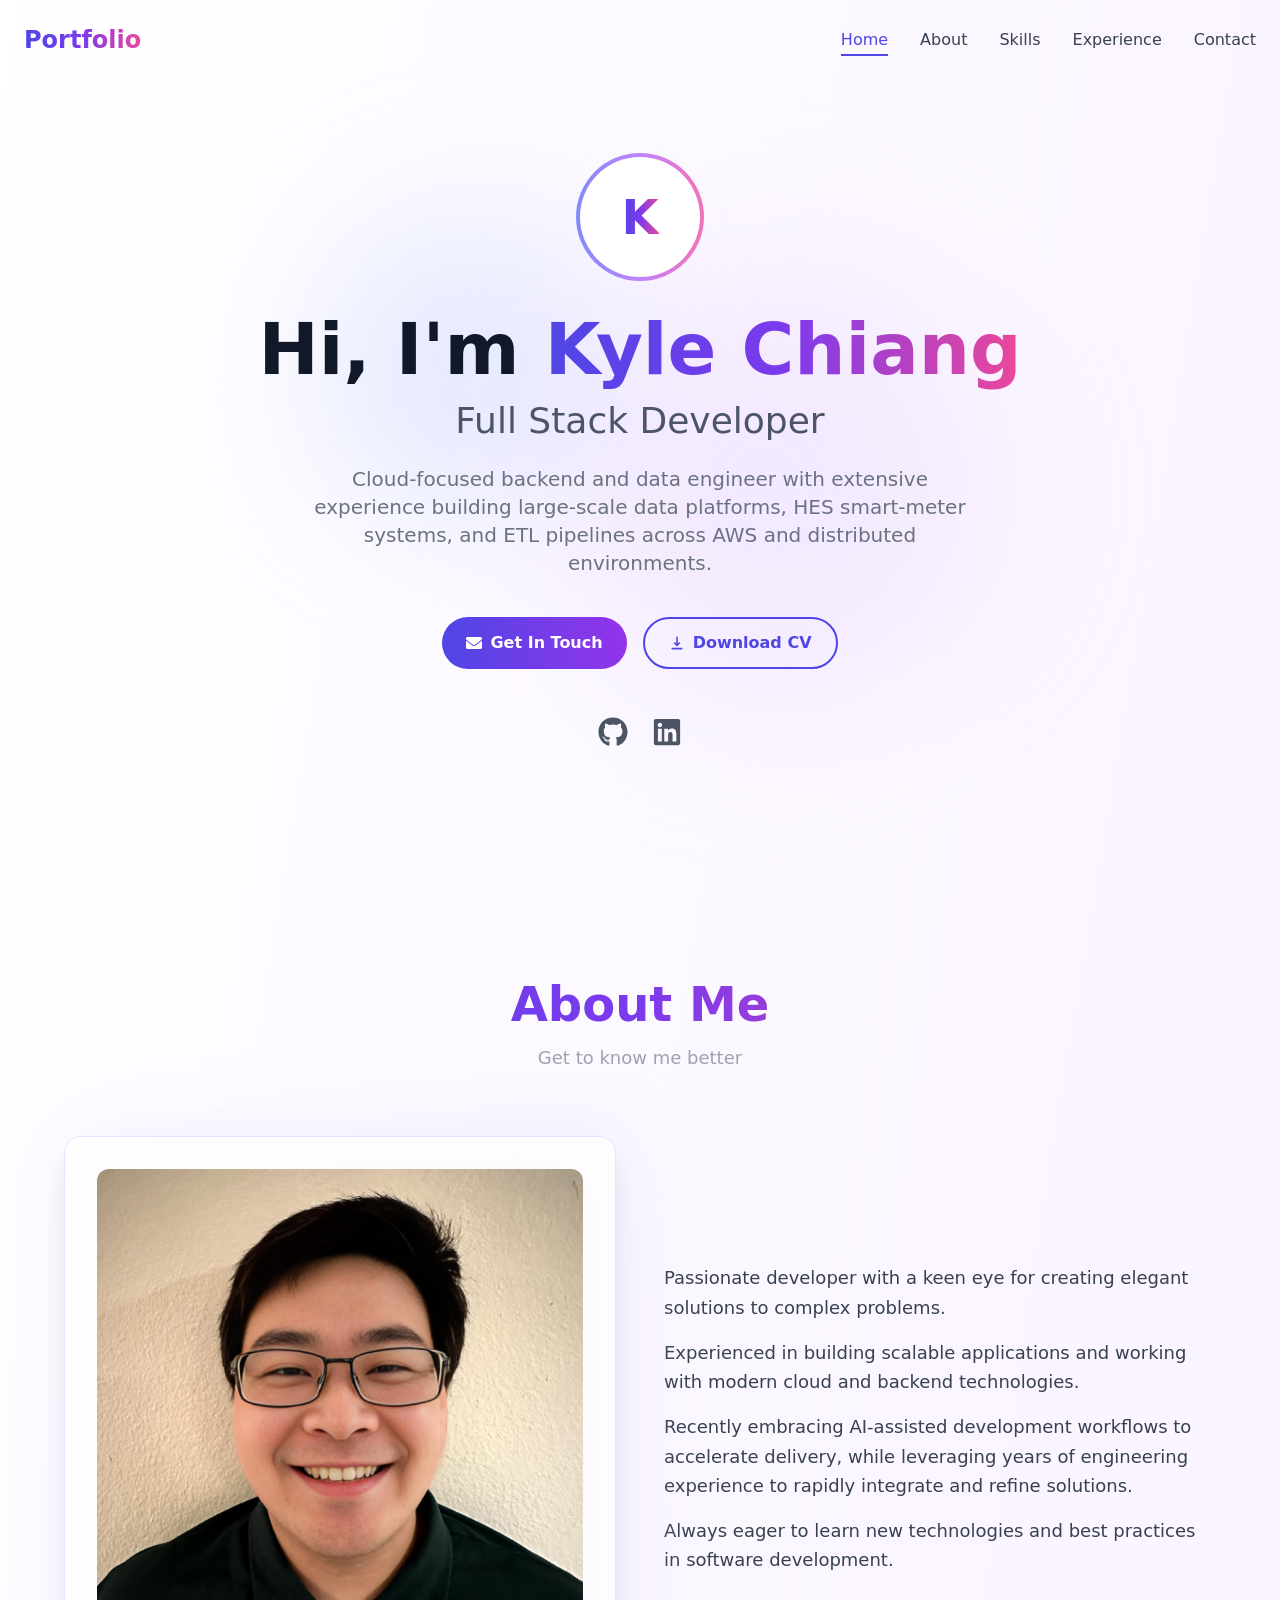
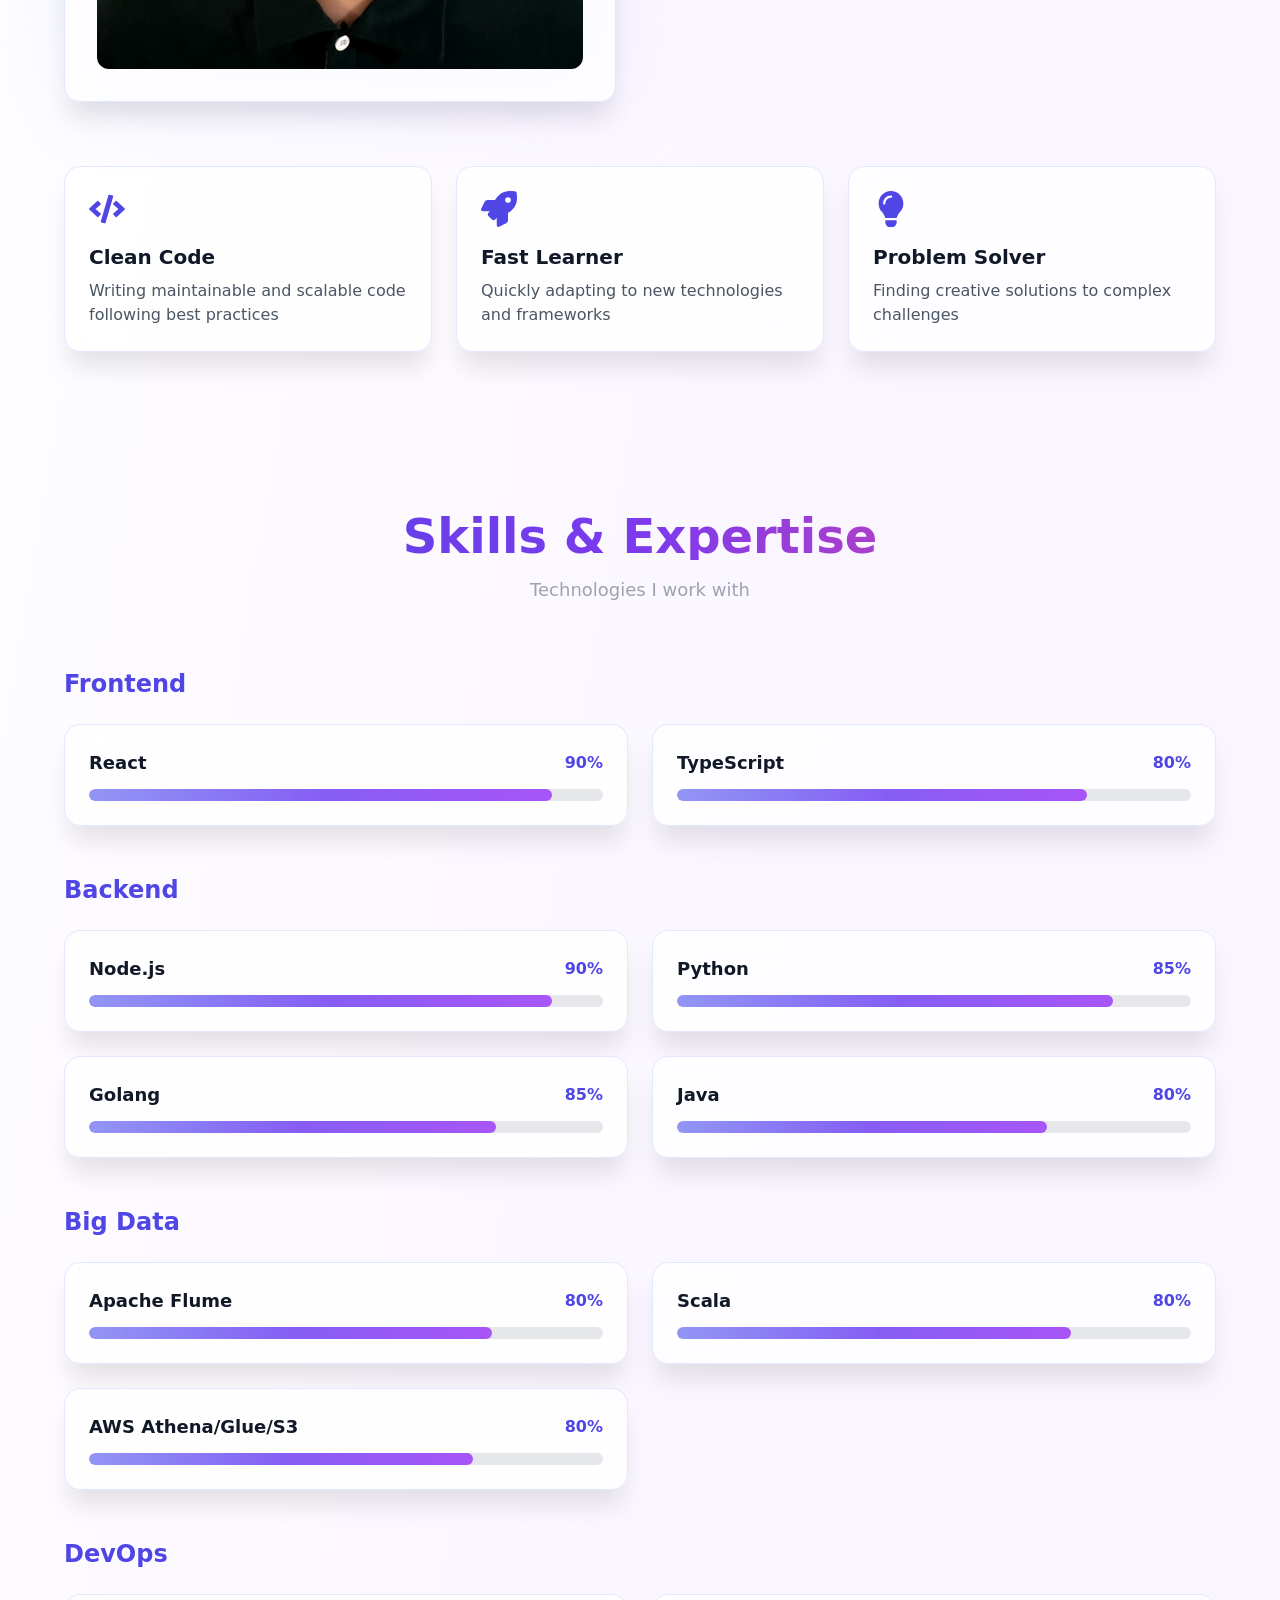
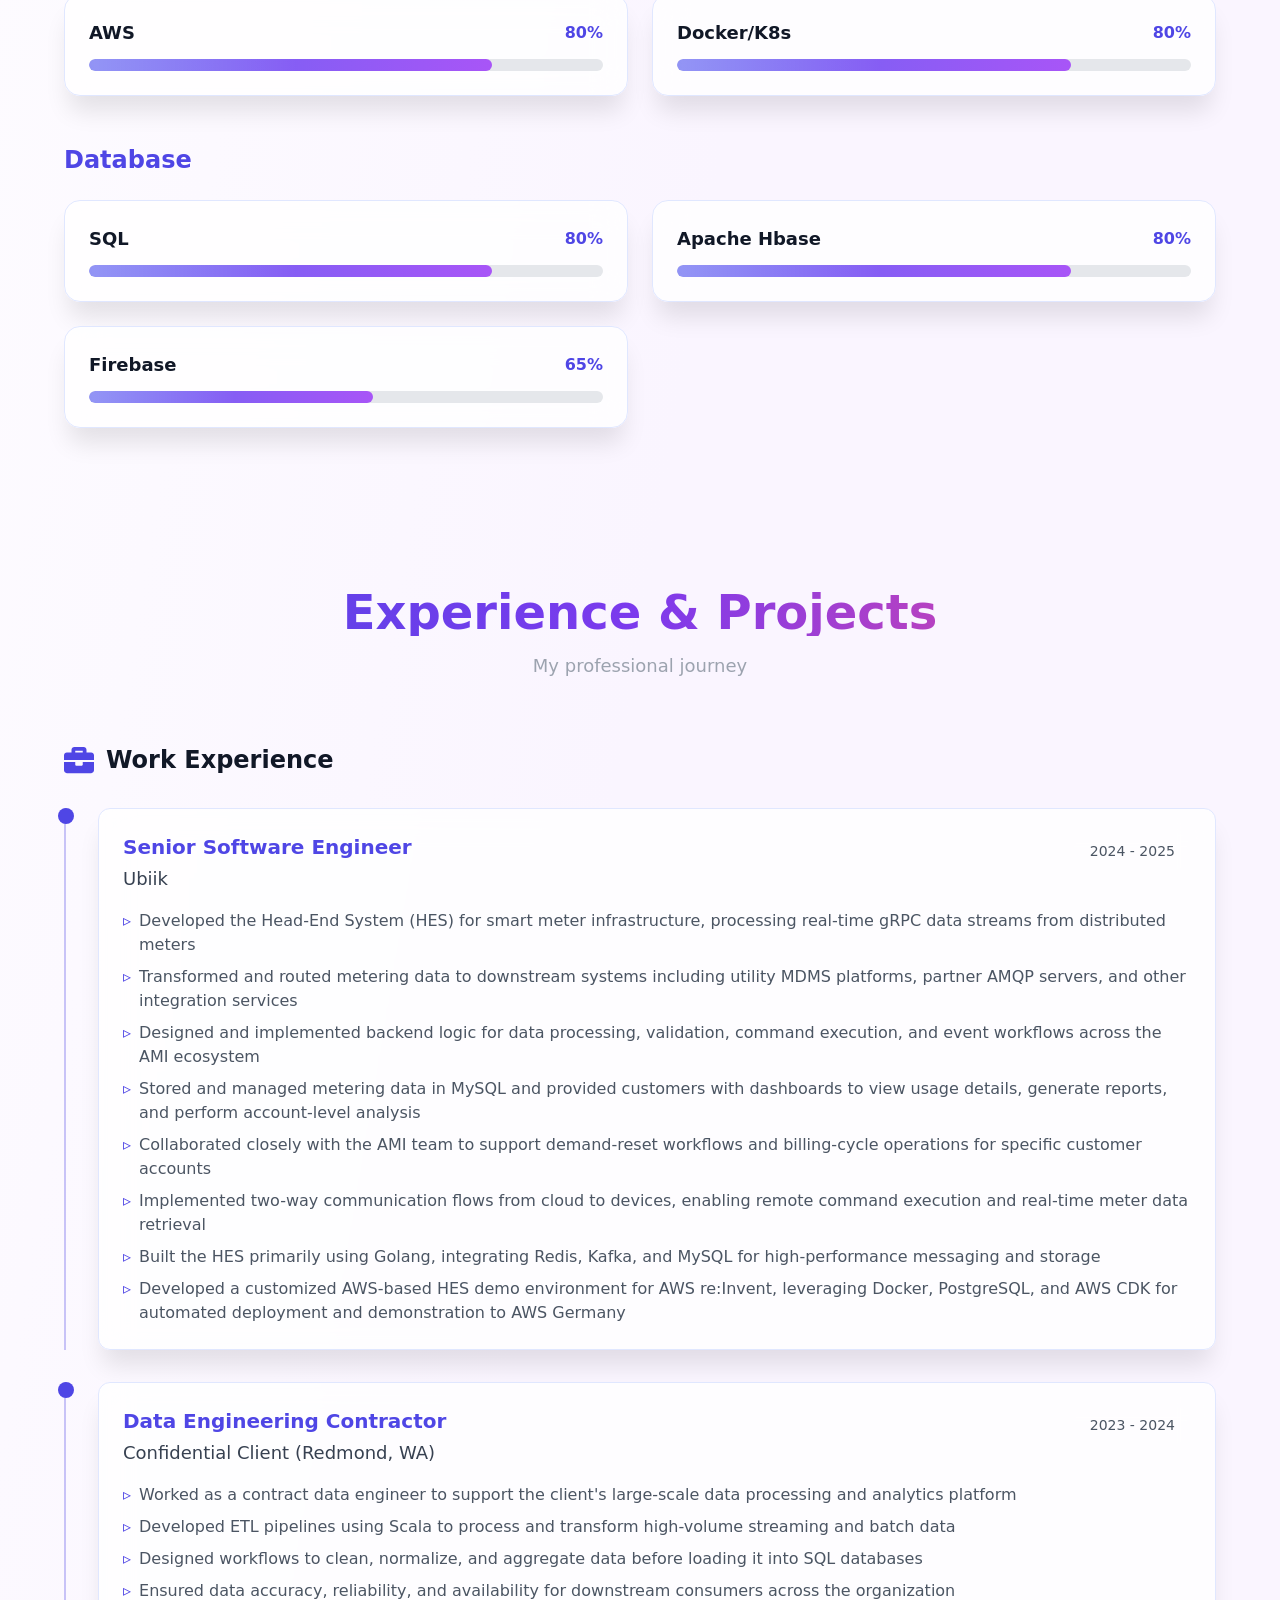
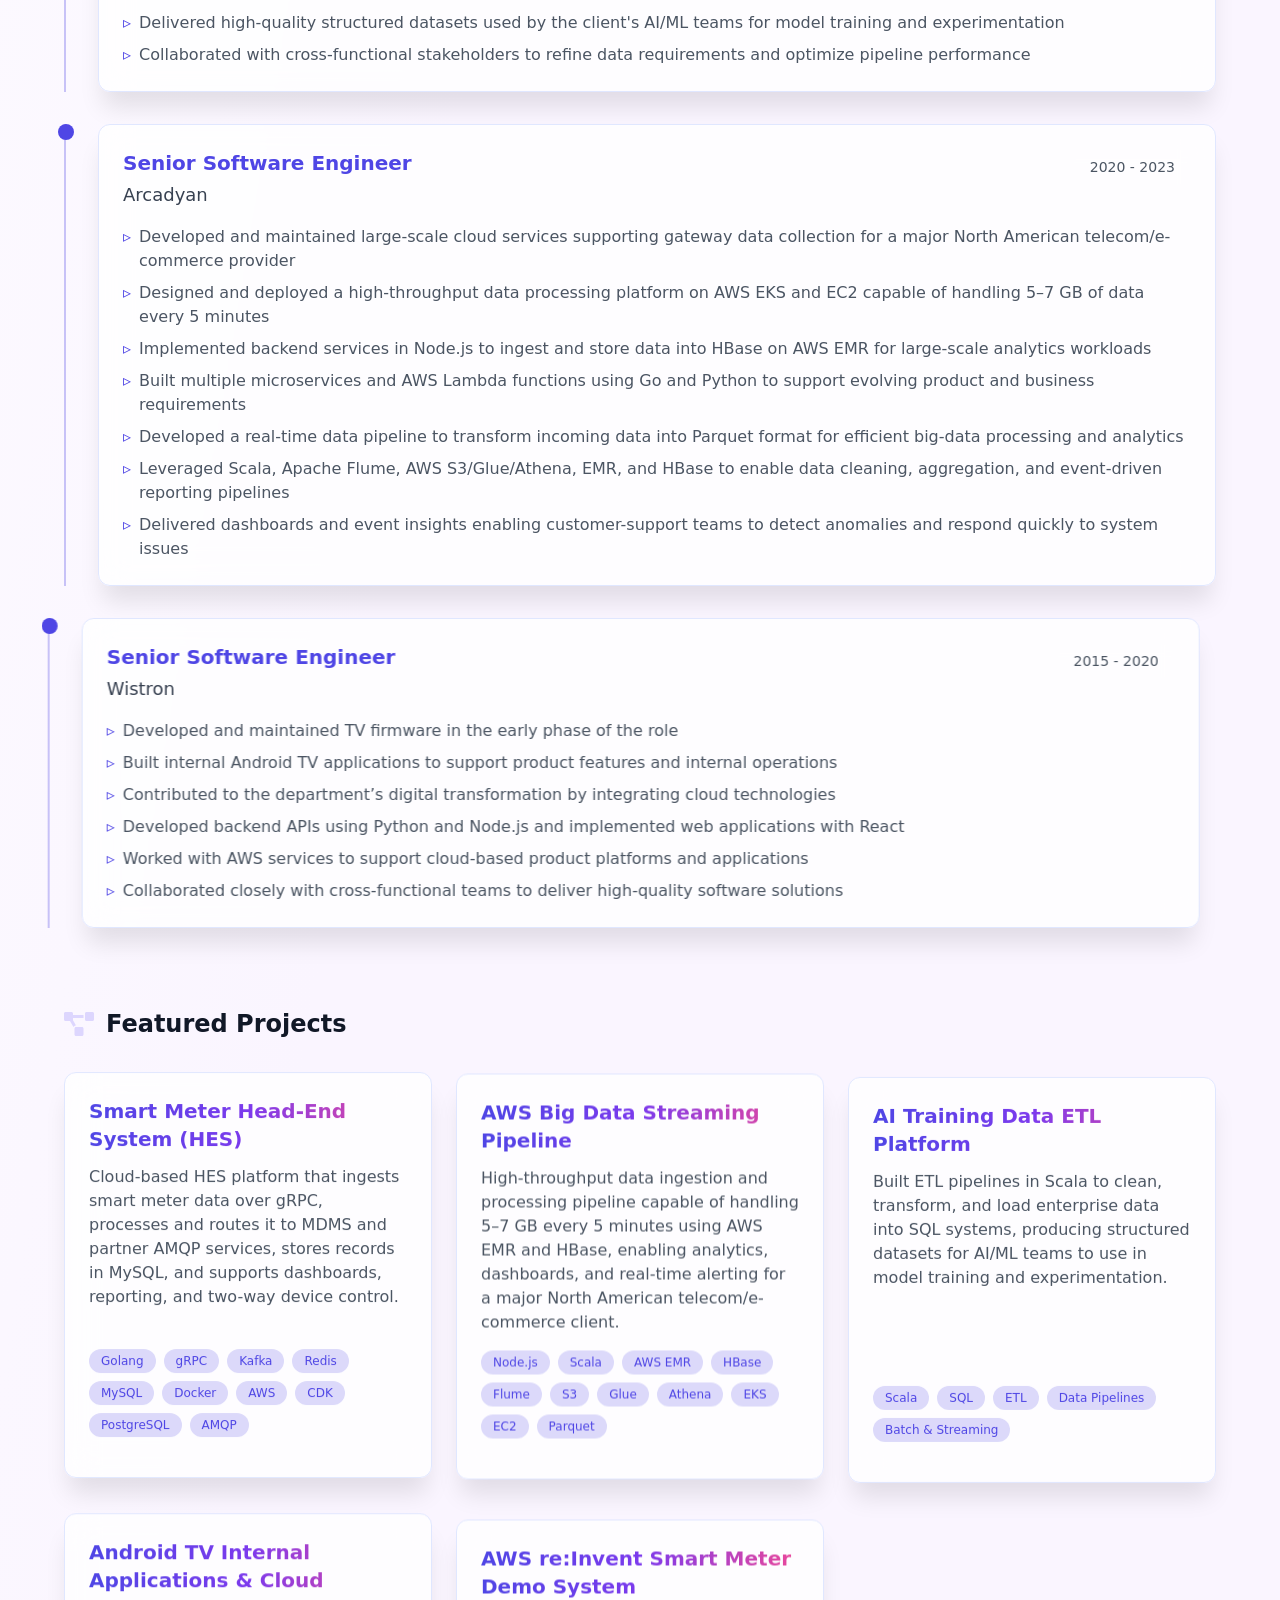
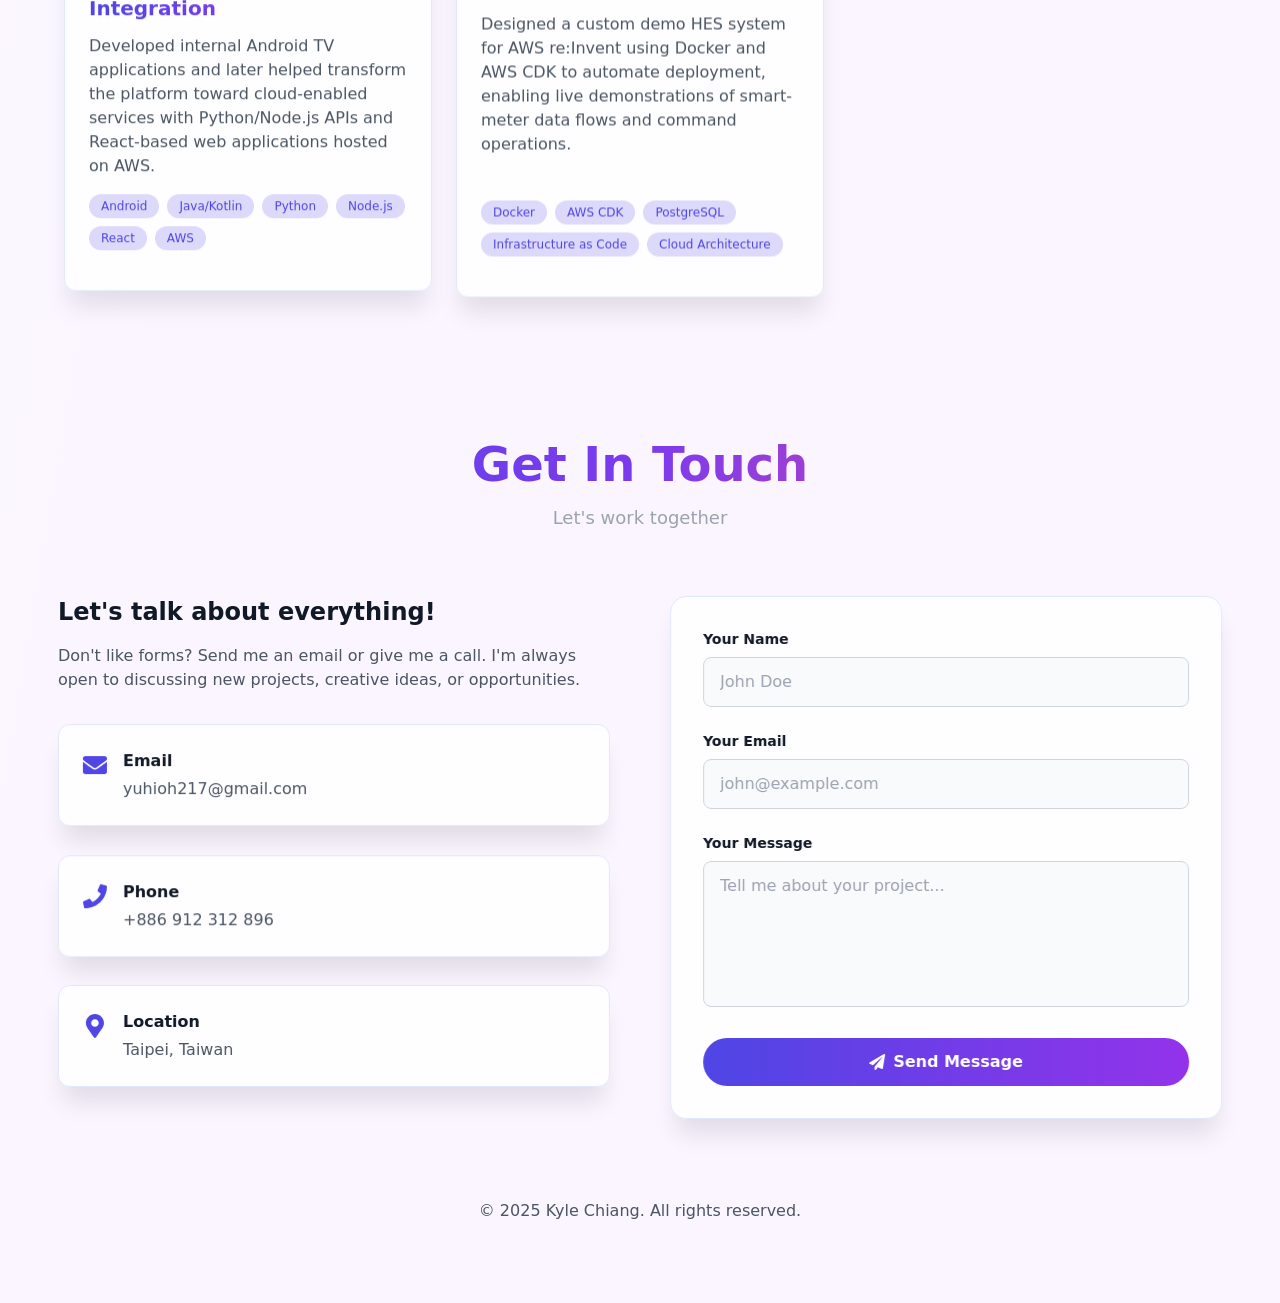
<file: index.html>
<!doctype html>
<html lang="en">

<head>
  <meta charset="UTF-8" />
  <link rel="icon" type="image/svg+xml" href="/vite.svg" />
  <meta name="viewport" content="width=device-width, initial-scale=1.0" />
  <title>Resume - Kyle Chiang</title>
  <script type="module" crossorigin src="/assets/index-BE--THv1.js"></script>
  <link rel="stylesheet" crossorigin href="/assets/index-CIUSzlJ5.css">
</head>

<body>
  <div id="root"></div>
</body>

</html>
</file>
<file: assets/index-CIUSzlJ5.css>
:root{--color-primary: #4f46e5;--color-primary-light: #818cf8;--color-primary-lighter: #e0e7ff;--color-secondary: #7c3aed;--color-secondary-light: #a78bfa;--color-accent: #ec4899;--color-accent-light: #f9a8d4;--color-gray-50: #f9fafb;--color-gray-100: #f3f4f6;--color-gray-200: #e5e7eb;--color-gray-300: #d1d5db;--color-gray-400: #9ca3af;--color-gray-500: #6b7280;--color-gray-600: #4b5563;--color-gray-700: #374151;--color-gray-800: #1f2937;--color-gray-900: #111827;--bg-primary: #ffffff;--bg-secondary: #faf5ff;--bg-tertiary: #faf5ff;--glass-bg: rgba(255, 255, 255, .8);--glass-border: #e0e7ff;--shadow-sm: 0 1px 2px 0 rgba(0, 0, 0, .05);--shadow-md: 0 4px 6px -1px rgba(0, 0, 0, .1);--shadow-lg: 0 10px 15px -3px rgba(0, 0, 0, .1);--shadow-xl: 0 20px 25px -5px rgba(0, 0, 0, .1);--shadow-2xl: 0 25px 50px -12px rgba(0, 0, 0, .25);--spacing-xs: .25rem;--spacing-sm: .5rem;--spacing-md: 1rem;--spacing-lg: 1.5rem;--spacing-xl: 2rem;--spacing-2xl: 3rem;--spacing-3xl: 4rem;--spacing-4xl: 5rem;--radius-sm: .25rem;--radius-md: .5rem;--radius-lg: .75rem;--radius-xl: 1rem;--radius-full: 9999px;--transition-fast: .15s;--transition-normal: .3s;--transition-slow: .5s;--text-xs: .75rem;--text-sm: .875rem;--text-base: 1rem;--text-lg: 1.125rem;--text-xl: 1.25rem;--text-2xl: 1.5rem;--text-3xl: 1.875rem;--text-4xl: 2.25rem;--text-5xl: 3rem;--z-base: 1;--z-dropdown: 10;--z-sticky: 20;--z-fixed: 30;--z-modal: 40;--z-popover: 50;--z-tooltip: 60}*,:before,:after{--tw-border-spacing-x: 0;--tw-border-spacing-y: 0;--tw-translate-x: 0;--tw-translate-y: 0;--tw-rotate: 0;--tw-skew-x: 0;--tw-skew-y: 0;--tw-scale-x: 1;--tw-scale-y: 1;--tw-pan-x: ;--tw-pan-y: ;--tw-pinch-zoom: ;--tw-scroll-snap-strictness: proximity;--tw-gradient-from-position: ;--tw-gradient-via-position: ;--tw-gradient-to-position: ;--tw-ordinal: ;--tw-slashed-zero: ;--tw-numeric-figure: ;--tw-numeric-spacing: ;--tw-numeric-fraction: ;--tw-ring-inset: ;--tw-ring-offset-width: 0px;--tw-ring-offset-color: #fff;--tw-ring-color: rgb(59 130 246 / .5);--tw-ring-offset-shadow: 0 0 #0000;--tw-ring-shadow: 0 0 #0000;--tw-shadow: 0 0 #0000;--tw-shadow-colored: 0 0 #0000;--tw-blur: ;--tw-brightness: ;--tw-contrast: ;--tw-grayscale: ;--tw-hue-rotate: ;--tw-invert: ;--tw-saturate: ;--tw-sepia: ;--tw-drop-shadow: ;--tw-backdrop-blur: ;--tw-backdrop-brightness: ;--tw-backdrop-contrast: ;--tw-backdrop-grayscale: ;--tw-backdrop-hue-rotate: ;--tw-backdrop-invert: ;--tw-backdrop-opacity: ;--tw-backdrop-saturate: ;--tw-backdrop-sepia: ;--tw-contain-size: ;--tw-contain-layout: ;--tw-contain-paint: ;--tw-contain-style: }::backdrop{--tw-border-spacing-x: 0;--tw-border-spacing-y: 0;--tw-translate-x: 0;--tw-translate-y: 0;--tw-rotate: 0;--tw-skew-x: 0;--tw-skew-y: 0;--tw-scale-x: 1;--tw-scale-y: 1;--tw-pan-x: ;--tw-pan-y: ;--tw-pinch-zoom: ;--tw-scroll-snap-strictness: proximity;--tw-gradient-from-position: ;--tw-gradient-via-position: ;--tw-gradient-to-position: ;--tw-ordinal: ;--tw-slashed-zero: ;--tw-numeric-figure: ;--tw-numeric-spacing: ;--tw-numeric-fraction: ;--tw-ring-inset: ;--tw-ring-offset-width: 0px;--tw-ring-offset-color: #fff;--tw-ring-color: rgb(59 130 246 / .5);--tw-ring-offset-shadow: 0 0 #0000;--tw-ring-shadow: 0 0 #0000;--tw-shadow: 0 0 #0000;--tw-shadow-colored: 0 0 #0000;--tw-blur: ;--tw-brightness: ;--tw-contrast: ;--tw-grayscale: ;--tw-hue-rotate: ;--tw-invert: ;--tw-saturate: ;--tw-sepia: ;--tw-drop-shadow: ;--tw-backdrop-blur: ;--tw-backdrop-brightness: ;--tw-backdrop-contrast: ;--tw-backdrop-grayscale: ;--tw-backdrop-hue-rotate: ;--tw-backdrop-invert: ;--tw-backdrop-opacity: ;--tw-backdrop-saturate: ;--tw-backdrop-sepia: ;--tw-contain-size: ;--tw-contain-layout: ;--tw-contain-paint: ;--tw-contain-style: }*,:before,:after{box-sizing:border-box;border-width:0;border-style:solid;border-color:#e5e7eb}:before,:after{--tw-content: ""}html,:host{line-height:1.5;-webkit-text-size-adjust:100%;-moz-tab-size:4;-o-tab-size:4;tab-size:4;font-family:ui-sans-serif,system-ui,sans-serif,"Apple Color Emoji","Segoe UI Emoji",Segoe UI Symbol,"Noto Color Emoji";font-feature-settings:normal;font-variation-settings:normal;-webkit-tap-highlight-color:transparent}body{margin:0;line-height:inherit}hr{height:0;color:inherit;border-top-width:1px}abbr:where([title]){-webkit-text-decoration:underline dotted;text-decoration:underline dotted}h1,h2,h3,h4,h5,h6{font-size:inherit;font-weight:inherit}a{color:inherit;text-decoration:inherit}b,strong{font-weight:bolder}code,kbd,samp,pre{font-family:ui-monospace,SFMono-Regular,Menlo,Monaco,Consolas,Liberation Mono,Courier New,monospace;font-feature-settings:normal;font-variation-settings:normal;font-size:1em}small{font-size:80%}sub,sup{font-size:75%;line-height:0;position:relative;vertical-align:baseline}sub{bottom:-.25em}sup{top:-.5em}table{text-indent:0;border-color:inherit;border-collapse:collapse}button,input,optgroup,select,textarea{font-family:inherit;font-feature-settings:inherit;font-variation-settings:inherit;font-size:100%;font-weight:inherit;line-height:inherit;letter-spacing:inherit;color:inherit;margin:0;padding:0}button,select{text-transform:none}button,input:where([type=button]),input:where([type=reset]),input:where([type=submit]){-webkit-appearance:button;background-color:transparent;background-image:none}:-moz-focusring{outline:auto}:-moz-ui-invalid{box-shadow:none}progress{vertical-align:baseline}::-webkit-inner-spin-button,::-webkit-outer-spin-button{height:auto}[type=search]{-webkit-appearance:textfield;outline-offset:-2px}::-webkit-search-decoration{-webkit-appearance:none}::-webkit-file-upload-button{-webkit-appearance:button;font:inherit}summary{display:list-item}blockquote,dl,dd,h1,h2,h3,h4,h5,h6,hr,figure,p,pre{margin:0}fieldset{margin:0;padding:0}legend{padding:0}ol,ul,menu{list-style:none;margin:0;padding:0}dialog{padding:0}textarea{resize:vertical}input::-moz-placeholder,textarea::-moz-placeholder{opacity:1;color:#9ca3af}input::placeholder,textarea::placeholder{opacity:1;color:#9ca3af}button,[role=button]{cursor:pointer}:disabled{cursor:default}img,svg,video,canvas,audio,iframe,embed,object{display:block;vertical-align:middle}img,video{max-width:100%;height:auto}[hidden]:where(:not([hidden=until-found])){display:none}*{box-sizing:border-box}body{margin:0;font-family:system-ui,-apple-system,sans-serif;-webkit-font-smoothing:antialiased;-moz-osx-font-smoothing:grayscale;background:linear-gradient(to bottom right,var(--bg-primary),var(--bg-secondary),var(--bg-tertiary));color:var(--color-gray-900);min-height:100vh}html{scroll-behavior:smooth}.fixed{position:fixed}.absolute{position:absolute}.relative{position:relative}.inset-0{top:0;right:0;bottom:0;left:0}.-bottom-1{bottom:-.25rem}.-left-2{left:-.5rem}.bottom-1\/4{bottom:25%}.left-0{left:0}.left-1\/4{left:25%}.right-0{right:0}.right-1\/4{right:25%}.top-0{top:0}.top-1\/4{top:25%}.z-10{z-index:10}.z-40{z-index:40}.z-50{z-index:50}.mx-auto{margin-left:auto;margin-right:auto}.mb-1{margin-bottom:.25rem}.mb-10{margin-bottom:2.5rem}.mb-12{margin-bottom:3rem}.mb-16{margin-bottom:4rem}.mb-2{margin-bottom:.5rem}.mb-20{margin-bottom:5rem}.mb-3{margin-bottom:.75rem}.mb-4{margin-bottom:1rem}.mb-6{margin-bottom:1.5rem}.mb-8{margin-bottom:2rem}.mr-2{margin-right:.5rem}.mt-1{margin-top:.25rem}.mt-20{margin-top:5rem}.block{display:block}.flex{display:flex}.inline-flex{display:inline-flex}.grid{display:grid}.hidden{display:none}.h-0\.5{height:.125rem}.h-3{height:.75rem}.h-32{height:8rem}.h-4{height:1rem}.h-72{height:18rem}.h-96{height:24rem}.h-full{height:100%}.min-h-screen{min-height:100vh}.w-32{width:8rem}.w-4{width:1rem}.w-72{width:18rem}.w-96{width:24rem}.w-full{width:100%}.max-w-2xl{max-width:42rem}.max-w-6xl{max-width:72rem}.max-w-7xl{max-width:80rem}.flex-grow{flex-grow:1}.transform{transform:translate(var(--tw-translate-x),var(--tw-translate-y)) rotate(var(--tw-rotate)) skew(var(--tw-skew-x)) skewY(var(--tw-skew-y)) scaleX(var(--tw-scale-x)) scaleY(var(--tw-scale-y))}.cursor-pointer{cursor:pointer}.resize-none{resize:none}.flex-col{flex-direction:column}.flex-wrap{flex-wrap:wrap}.items-start{align-items:flex-start}.items-center{align-items:center}.justify-center{justify-content:center}.justify-between{justify-content:space-between}.gap-12{gap:3rem}.gap-2{gap:.5rem}.gap-3{gap:.75rem}.gap-4{gap:1rem}.gap-6{gap:1.5rem}.gap-8{gap:2rem}.space-y-12>:not([hidden])~:not([hidden]){--tw-space-y-reverse: 0;margin-top:calc(3rem * calc(1 - var(--tw-space-y-reverse)));margin-bottom:calc(3rem * var(--tw-space-y-reverse))}.space-y-2>:not([hidden])~:not([hidden]){--tw-space-y-reverse: 0;margin-top:calc(.5rem * calc(1 - var(--tw-space-y-reverse)));margin-bottom:calc(.5rem * var(--tw-space-y-reverse))}.space-y-4>:not([hidden])~:not([hidden]){--tw-space-y-reverse: 0;margin-top:calc(1rem * calc(1 - var(--tw-space-y-reverse)));margin-bottom:calc(1rem * var(--tw-space-y-reverse))}.space-y-6>:not([hidden])~:not([hidden]){--tw-space-y-reverse: 0;margin-top:calc(1.5rem * calc(1 - var(--tw-space-y-reverse)));margin-bottom:calc(1.5rem * var(--tw-space-y-reverse))}.space-y-8>:not([hidden])~:not([hidden]){--tw-space-y-reverse: 0;margin-top:calc(2rem * calc(1 - var(--tw-space-y-reverse)));margin-bottom:calc(2rem * var(--tw-space-y-reverse))}.overflow-hidden{overflow:hidden}.rounded-2xl{border-radius:1rem}.rounded-full{border-radius:9999px}.rounded-lg{border-radius:.5rem}.rounded-xl{border-radius:.75rem}.border{border-width:1px}.border-2{border-width:2px}.border-l-2{border-left-width:2px}.border-gray-300{--tw-border-opacity: 1;border-color:rgb(209 213 219 / var(--tw-border-opacity, 1))}.border-indigo-600{--tw-border-opacity: 1;border-color:rgb(79 70 229 / var(--tw-border-opacity, 1))}.border-indigo-600\/30{border-color:#4f46e54d}.bg-gray-200{--tw-bg-opacity: 1;background-color:rgb(229 231 235 / var(--tw-bg-opacity, 1))}.bg-gray-50{--tw-bg-opacity: 1;background-color:rgb(249 250 251 / var(--tw-bg-opacity, 1))}.bg-indigo-200\/40{background-color:#c7d2fe66}.bg-indigo-600{--tw-bg-opacity: 1;background-color:rgb(79 70 229 / var(--tw-bg-opacity, 1))}.bg-indigo-600\/20{background-color:#4f46e533}.bg-purple-200\/40{background-color:#e9d5ff66}.bg-transparent{background-color:transparent}.bg-white{--tw-bg-opacity: 1;background-color:rgb(255 255 255 / var(--tw-bg-opacity, 1))}.bg-white\/5{background-color:#ffffff0d}.bg-white\/95{background-color:#fffffff2}.bg-gradient-to-br{background-image:linear-gradient(to bottom right,var(--tw-gradient-stops))}.bg-gradient-to-r{background-image:linear-gradient(to right,var(--tw-gradient-stops))}.from-indigo-100\/50{--tw-gradient-from: rgb(224 231 255 / .5) var(--tw-gradient-from-position);--tw-gradient-to: rgb(224 231 255 / 0) var(--tw-gradient-to-position);--tw-gradient-stops: var(--tw-gradient-from), var(--tw-gradient-to)}.from-indigo-400{--tw-gradient-from: #818cf8 var(--tw-gradient-from-position);--tw-gradient-to: rgb(129 140 248 / 0) var(--tw-gradient-to-position);--tw-gradient-stops: var(--tw-gradient-from), var(--tw-gradient-to)}.from-indigo-500{--tw-gradient-from: #6366f1 var(--tw-gradient-from-position);--tw-gradient-to: rgb(99 102 241 / 0) var(--tw-gradient-to-position);--tw-gradient-stops: var(--tw-gradient-from), var(--tw-gradient-to)}.from-indigo-600{--tw-gradient-from: #4f46e5 var(--tw-gradient-from-position);--tw-gradient-to: rgb(79 70 229 / 0) var(--tw-gradient-to-position);--tw-gradient-stops: var(--tw-gradient-from), var(--tw-gradient-to)}.from-primary{--tw-gradient-from: #e0e7ff var(--tw-gradient-from-position);--tw-gradient-to: rgb(224 231 255 / 0) var(--tw-gradient-to-position);--tw-gradient-stops: var(--tw-gradient-from), var(--tw-gradient-to)}.from-transparent{--tw-gradient-from: transparent var(--tw-gradient-from-position);--tw-gradient-to: rgb(0 0 0 / 0) var(--tw-gradient-to-position);--tw-gradient-stops: var(--tw-gradient-from), var(--tw-gradient-to)}.via-purple-400{--tw-gradient-to: rgb(192 132 252 / 0) var(--tw-gradient-to-position);--tw-gradient-stops: var(--tw-gradient-from), #c084fc var(--tw-gradient-via-position), var(--tw-gradient-to)}.via-white\/30{--tw-gradient-to: rgb(255 255 255 / 0) var(--tw-gradient-to-position);--tw-gradient-stops: var(--tw-gradient-from), rgb(255 255 255 / .3) var(--tw-gradient-via-position), var(--tw-gradient-to)}.to-pink-400{--tw-gradient-to: #f472b6 var(--tw-gradient-to-position)}.to-purple-100\/50{--tw-gradient-to: rgb(243 232 255 / .5) var(--tw-gradient-to-position)}.to-purple-500{--tw-gradient-to: #a855f7 var(--tw-gradient-to-position)}.to-purple-600{--tw-gradient-to: #9333ea var(--tw-gradient-to-position)}.to-secondary{--tw-gradient-to: #ddd6fe var(--tw-gradient-to-position)}.to-transparent{--tw-gradient-to: transparent var(--tw-gradient-to-position)}.object-cover{-o-object-fit:cover;object-fit:cover}.p-1{padding:.25rem}.p-6{padding:1.5rem}.p-8{padding:2rem}.px-3{padding-left:.75rem;padding-right:.75rem}.px-4{padding-left:1rem;padding-right:1rem}.px-6{padding-left:1.5rem;padding-right:1.5rem}.py-1{padding-top:.25rem;padding-bottom:.25rem}.py-2{padding-top:.5rem;padding-bottom:.5rem}.py-20{padding-top:5rem;padding-bottom:5rem}.py-3{padding-top:.75rem;padding-bottom:.75rem}.py-4{padding-top:1rem;padding-bottom:1rem}.py-6{padding-top:1.5rem;padding-bottom:1.5rem}.pl-8{padding-left:2rem}.text-center{text-align:center}.text-2xl{font-size:1.5rem;line-height:2rem}.text-3xl{font-size:1.875rem;line-height:2.25rem}.text-4xl{font-size:2.25rem;line-height:2.5rem}.text-5xl{font-size:3rem;line-height:1}.text-lg{font-size:1.125rem;line-height:1.75rem}.text-sm{font-size:.875rem;line-height:1.25rem}.text-xl{font-size:1.25rem;line-height:1.75rem}.text-xs{font-size:.75rem;line-height:1rem}.font-bold{font-weight:700}.font-medium{font-weight:500}.font-semibold{font-weight:600}.leading-relaxed{line-height:1.625}.text-gray-400{--tw-text-opacity: 1;color:rgb(156 163 175 / var(--tw-text-opacity, 1))}.text-gray-500{--tw-text-opacity: 1;color:rgb(107 114 128 / var(--tw-text-opacity, 1))}.text-gray-600{--tw-text-opacity: 1;color:rgb(75 85 99 / var(--tw-text-opacity, 1))}.text-gray-700{--tw-text-opacity: 1;color:rgb(55 65 81 / var(--tw-text-opacity, 1))}.text-gray-800{--tw-text-opacity: 1;color:rgb(31 41 55 / var(--tw-text-opacity, 1))}.text-indigo-600{--tw-text-opacity: 1;color:rgb(79 70 229 / var(--tw-text-opacity, 1))}.text-secondary{--tw-text-opacity: 1;color:rgb(221 214 254 / var(--tw-text-opacity, 1))}.text-white{--tw-text-opacity: 1;color:rgb(255 255 255 / var(--tw-text-opacity, 1))}.opacity-50{opacity:.5}.shadow-lg{--tw-shadow: 0 10px 15px -3px rgb(0 0 0 / .1), 0 4px 6px -4px rgb(0 0 0 / .1);--tw-shadow-colored: 0 10px 15px -3px var(--tw-shadow-color), 0 4px 6px -4px var(--tw-shadow-color);box-shadow:var(--tw-ring-offset-shadow, 0 0 #0000),var(--tw-ring-shadow, 0 0 #0000),var(--tw-shadow)}.shadow-xl{--tw-shadow: 0 20px 25px -5px rgb(0 0 0 / .1), 0 8px 10px -6px rgb(0 0 0 / .1);--tw-shadow-colored: 0 20px 25px -5px var(--tw-shadow-color), 0 8px 10px -6px var(--tw-shadow-color);box-shadow:var(--tw-ring-offset-shadow, 0 0 #0000),var(--tw-ring-shadow, 0 0 #0000),var(--tw-shadow)}.outline{outline-style:solid}.blur-2xl{--tw-blur: blur(40px);filter:var(--tw-blur) var(--tw-brightness) var(--tw-contrast) var(--tw-grayscale) var(--tw-hue-rotate) var(--tw-invert) var(--tw-saturate) var(--tw-sepia) var(--tw-drop-shadow)}.blur-3xl{--tw-blur: blur(64px);filter:var(--tw-blur) var(--tw-brightness) var(--tw-contrast) var(--tw-grayscale) var(--tw-hue-rotate) var(--tw-invert) var(--tw-saturate) var(--tw-sepia) var(--tw-drop-shadow)}.filter{filter:var(--tw-blur) var(--tw-brightness) var(--tw-contrast) var(--tw-grayscale) var(--tw-hue-rotate) var(--tw-invert) var(--tw-saturate) var(--tw-sepia) var(--tw-drop-shadow)}.backdrop-blur-lg{--tw-backdrop-blur: blur(16px);-webkit-backdrop-filter:var(--tw-backdrop-blur) var(--tw-backdrop-brightness) var(--tw-backdrop-contrast) var(--tw-backdrop-grayscale) var(--tw-backdrop-hue-rotate) var(--tw-backdrop-invert) var(--tw-backdrop-opacity) var(--tw-backdrop-saturate) var(--tw-backdrop-sepia);backdrop-filter:var(--tw-backdrop-blur) var(--tw-backdrop-brightness) var(--tw-backdrop-contrast) var(--tw-backdrop-grayscale) var(--tw-backdrop-hue-rotate) var(--tw-backdrop-invert) var(--tw-backdrop-opacity) var(--tw-backdrop-saturate) var(--tw-backdrop-sepia)}.transition{transition-property:color,background-color,border-color,text-decoration-color,fill,stroke,opacity,box-shadow,transform,filter,backdrop-filter;transition-timing-function:cubic-bezier(.4,0,.2,1);transition-duration:.15s}.transition-all{transition-property:all;transition-timing-function:cubic-bezier(.4,0,.2,1);transition-duration:.15s}.transition-colors{transition-property:color,background-color,border-color,text-decoration-color,fill,stroke;transition-timing-function:cubic-bezier(.4,0,.2,1);transition-duration:.15s}.duration-300{transition-duration:.3s}.glass-effect{background-color:var(--glass-bg);-webkit-backdrop-filter:blur(16px);backdrop-filter:blur(16px);border:1px solid var(--glass-border);box-shadow:var(--shadow-xl)}.text-gradient{background:linear-gradient(to right,var(--color-primary),var(--color-secondary),var(--color-accent));-webkit-background-clip:text;background-clip:text;color:transparent}.hover\:bg-indigo-50:hover{--tw-bg-opacity: 1;background-color:rgb(238 242 255 / var(--tw-bg-opacity, 1))}.hover\:from-purple-600:hover{--tw-gradient-from: #9333ea var(--tw-gradient-from-position);--tw-gradient-to: rgb(147 51 234 / 0) var(--tw-gradient-to-position);--tw-gradient-stops: var(--tw-gradient-from), var(--tw-gradient-to)}.hover\:to-indigo-600:hover{--tw-gradient-to: #4f46e5 var(--tw-gradient-to-position)}.hover\:text-gray-900:hover{--tw-text-opacity: 1;color:rgb(17 24 39 / var(--tw-text-opacity, 1))}.hover\:text-indigo-600:hover{--tw-text-opacity: 1;color:rgb(79 70 229 / var(--tw-text-opacity, 1))}.hover\:text-purple-600:hover{--tw-text-opacity: 1;color:rgb(147 51 234 / var(--tw-text-opacity, 1))}.hover\:shadow-2xl:hover{--tw-shadow: 0 25px 50px -12px rgb(0 0 0 / .25);--tw-shadow-colored: 0 25px 50px -12px var(--tw-shadow-color);box-shadow:var(--tw-ring-offset-shadow, 0 0 #0000),var(--tw-ring-shadow, 0 0 #0000),var(--tw-shadow)}.focus\:border-indigo-600:focus{--tw-border-opacity: 1;border-color:rgb(79 70 229 / var(--tw-border-opacity, 1))}.focus\:outline-none:focus{outline:2px solid transparent;outline-offset:2px}@media (min-width: 768px){.md\:flex{display:flex}.md\:hidden{display:none}.md\:h-\[500px\]{height:500px}.md\:grid-cols-2{grid-template-columns:repeat(2,minmax(0,1fr))}.md\:grid-cols-3{grid-template-columns:repeat(3,minmax(0,1fr))}.md\:text-4xl{font-size:2.25rem;line-height:2.5rem}.md\:text-5xl{font-size:3rem;line-height:1}.md\:text-7xl{font-size:4.5rem;line-height:1}}@media (min-width: 1024px){.lg\:grid-cols-3{grid-template-columns:repeat(3,minmax(0,1fr))}}
</file>
